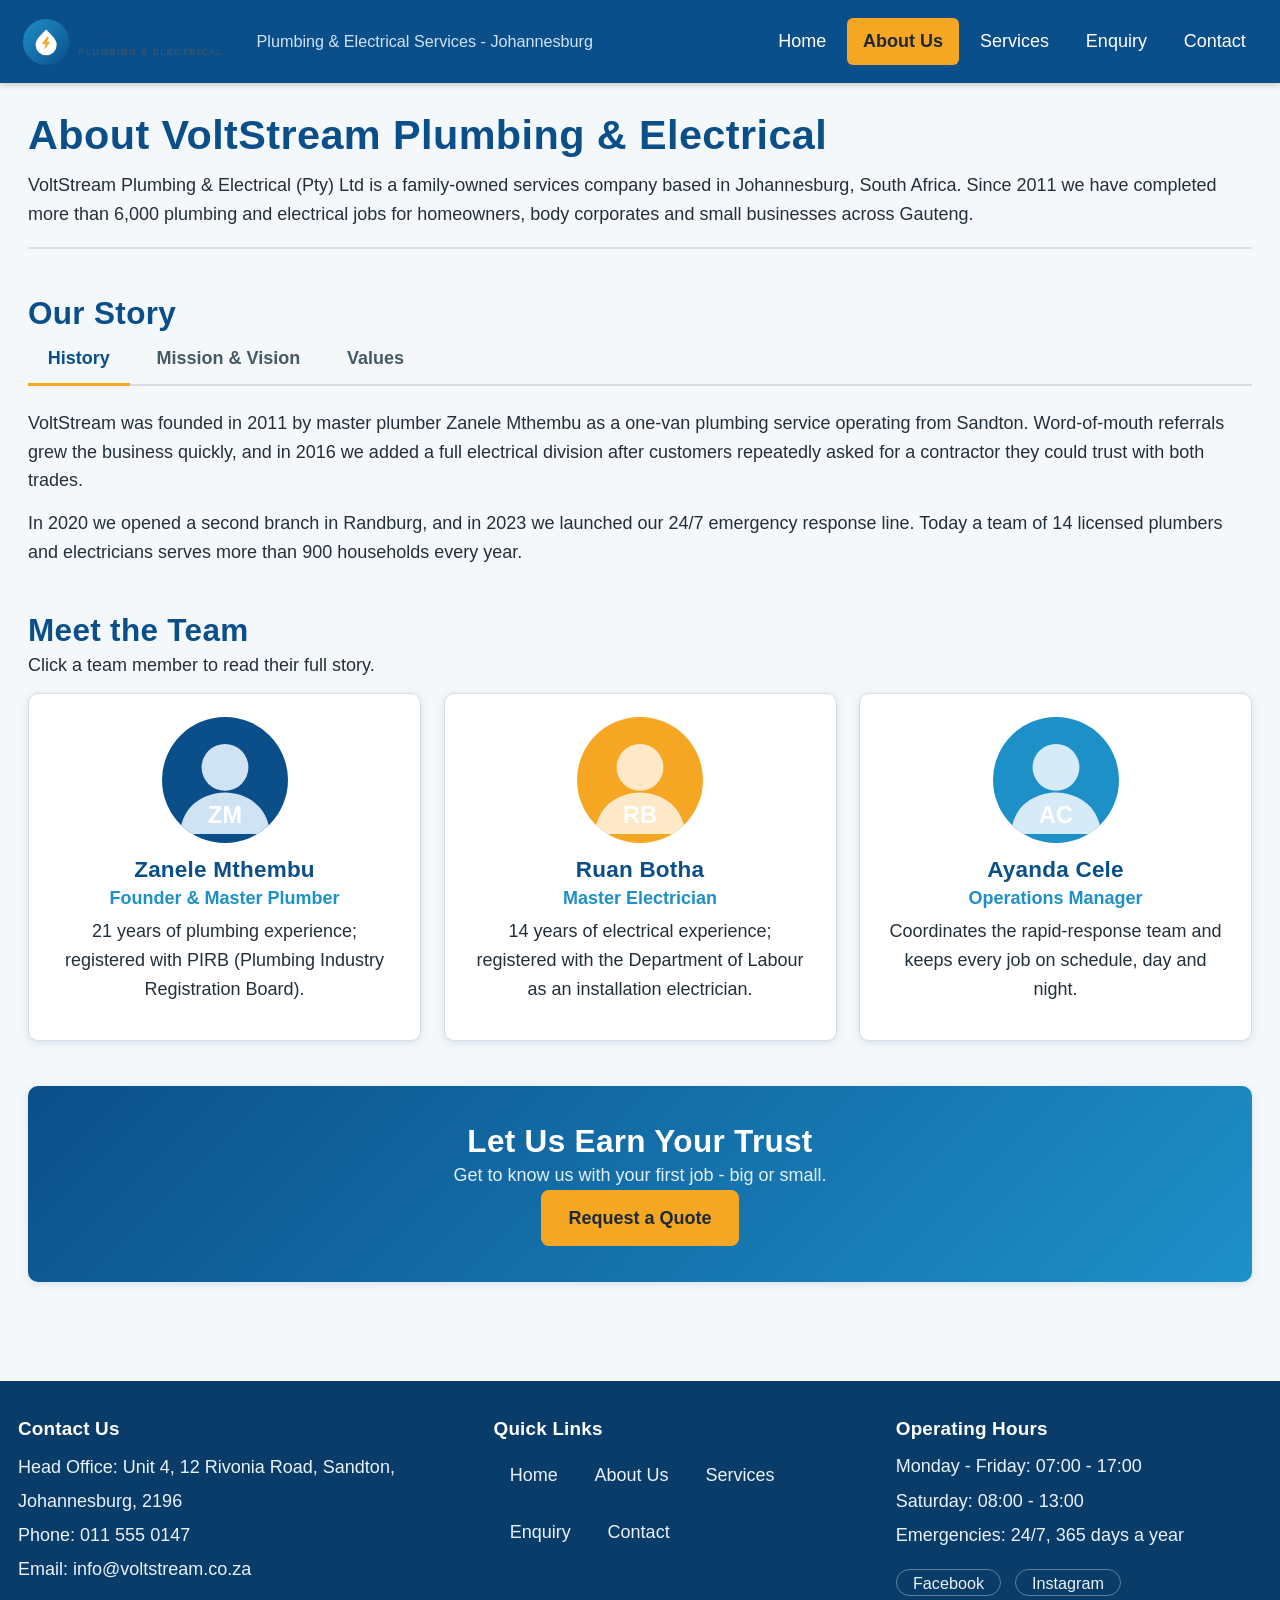
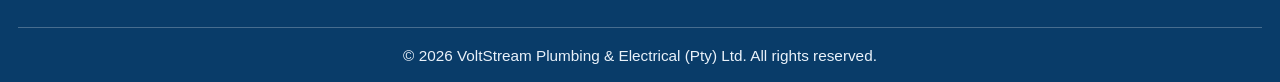
<file: about.html>
<!DOCTYPE html>
<!--
  ============================================================
  VoltStream Plumbing & Electrical - About Us page (about.html)
  WEDE5020 Portfolio of Evidence - Parts 1 to 3
  ------------------------------------------------------------
  Page purpose:
  Tells the story of the business through tabs (history,
  mission and vision, values) and introduces the team with
  clickable cards that open a modal with the full bio.
  ============================================================
-->
<html lang="en">
  <head>
    <meta charset="UTF-8">
    <meta name="viewport" content="width=device-width, initial-scale=1.0">
    <meta name="description" content="Learn about VoltStream Plumbing &amp; Electrical - our history, mission, vision, values and the qualified team behind Johannesburg's trusted plumbing and electrical service.">
    <meta name="author" content="VoltStream Plumbing &amp; Electrical">
    <meta name="theme-color" content="#0b4f8a">
    <title>About Us | VoltStream Plumbing &amp; Electrical</title>
    <link rel="canonical" href="https://basimakhtar.github.io/WEDE5020-PoE/about.html">
    <meta property="og:title" content="About Us | VoltStream Plumbing &amp; Electrical">
    <meta property="og:description" content="The story, values and team behind Johannesburg's 24/7 plumbing and electrical service.">
    <meta property="og:url" content="https://basimakhtar.github.io/WEDE5020-PoE/about.html">
    <meta name="twitter:card" content="summary">
    <link rel="stylesheet" href="css/styles.css">
    <link rel="icon" type="image/svg+xml" href="images/logo.svg">
    <script defer src="js/data.js"></script>
    <script defer src="js/main.js"></script>
  </head>

  <body>
    <!-- ===================== HEADER / NAVIGATION ===================== -->
    <header>
      <a href="index.html" aria-label="VoltStream Plumbing and Electrical - home">
        <img src="images/logo.svg" alt="VoltStream Plumbing and Electrical logo" width="280" height="70">
      </a>
      <p>Plumbing &amp; Electrical Services - Johannesburg</p>

      <nav aria-label="Main navigation">
        <ul>
          <li><a href="index.html">Home</a></li>
          <li><a href="about.html" aria-current="page">About Us</a></li>
          <li><a href="services.html">Services</a></li>
          <li><a href="enquiry.html">Enquiry</a></li>
          <li><a href="contact.html">Contact</a></li>
        </ul>
      </nav>
    </header>

    <main>
      <!-- Page introduction -->
      <section aria-labelledby="about-heading">
        <h1 id="about-heading">About VoltStream Plumbing &amp; Electrical</h1>
        <p>
          VoltStream Plumbing &amp; Electrical (Pty) Ltd is a family-owned services company
          based in Johannesburg, South Africa. Since 2011 we have completed more than
          6,000 plumbing and electrical jobs for homeowners, body corporates and small
          businesses across Gauteng.
        </p>
      </section>

      <!-- Company story in tabs: history, mission and vision, values -->
      <section aria-labelledby="story-heading">
        <h2 id="story-heading">Our Story</h2>
        <div class="tabs">
          <div class="tab-list" role="tablist" aria-label="About VoltStream">
            <button type="button" role="tab" id="tab-history" aria-controls="panel-history">History</button>
            <button type="button" role="tab" id="tab-mission" aria-controls="panel-mission">Mission &amp; Vision</button>
            <button type="button" role="tab" id="tab-values" aria-controls="panel-values">Values</button>
          </div>

          <div role="tabpanel" id="panel-history" aria-labelledby="tab-history">
            <p>
              VoltStream was founded in 2011 by master plumber Zanele Mthembu as a one-van
              plumbing service operating from Sandton. Word-of-mouth referrals grew the
              business quickly, and in 2016 we added a full electrical division after
              customers repeatedly asked for a contractor they could trust with both trades.
            </p>
            <p>
              In 2020 we opened a second branch in Randburg, and in 2023 we launched our
              24/7 emergency response line. Today a team of 14 licensed plumbers and
              electricians serves more than 900 households every year.
            </p>
          </div>

          <div role="tabpanel" id="panel-mission" aria-labelledby="tab-mission">
            <h3>Our Mission</h3>
            <p>
              To keep South African homes and businesses safe, powered and flowing by
              delivering dependable plumbing and electrical services with honesty, speed
              and transparent pricing.
            </p>
            <h3>Our Vision</h3>
            <p>
              To become Gauteng's most trusted plumbing and electrical services provider -
              the first number people save for every water or power emergency.
            </p>
          </div>

          <div role="tabpanel" id="panel-values" aria-labelledby="tab-values">
            <ul>
              <li><strong>Safety first:</strong> Every job complies with South African building and wiring regulations.</li>
              <li><strong>Honesty:</strong> We quote before we work and never invent problems to inflate the bill.</li>
              <li><strong>Respect:</strong> We treat your home like our own - dust sheets down, shoes off, mess cleaned.</li>
              <li><strong>Craftsmanship:</strong> We are registered artisans who take pride in work that lasts.</li>
            </ul>
          </div>
        </div>
      </section>

      <!-- Team members: clicking a card opens a modal with the full bio -->
      <section aria-labelledby="team-heading" class="team">
        <h2 id="team-heading">Meet the Team</h2>
        <p>Click a team member to read their full story.</p>
        <ul>
          <li>
            <button type="button" data-bio="zanele" aria-haspopup="dialog">
              <img src="images/team-zanele.svg" alt="Avatar of Zanele Mthembu" width="140" height="140">
              <h3>Zanele Mthembu</h3>
              <p>Founder &amp; Master Plumber</p>
              <p>21 years of plumbing experience; registered with PIRB (Plumbing Industry Registration Board).</p>
            </button>
          </li>
          <li>
            <button type="button" data-bio="ruan" aria-haspopup="dialog">
              <img src="images/team-ruan.svg" alt="Avatar of Ruan Botha" width="140" height="140">
              <h3>Ruan Botha</h3>
              <p>Master Electrician</p>
              <p>14 years of electrical experience; registered with the Department of Labour as an installation electrician.</p>
            </button>
          </li>
          <li>
            <button type="button" data-bio="ayanda" aria-haspopup="dialog">
              <img src="images/team-ayanda.svg" alt="Avatar of Ayanda Cele" width="140" height="140">
              <h3>Ayanda Cele</h3>
              <p>Operations Manager</p>
              <p>Coordinates the rapid-response team and keeps every job on schedule, day and night.</p>
            </button>
          </li>
        </ul>
      </section>

      <!-- Team bio modal: filled by js/main.js -->
      <div id="bio-modal" class="modal" role="dialog" aria-modal="true" aria-labelledby="bio-name" hidden>
        <div class="modal-card">
          <h3 id="bio-name"></h3>
          <p id="bio-role" class="modal-role"></p>
          <p id="bio-text"></p>
          <p id="bio-detail" class="modal-detail"></p>
          <button type="button" id="bio-close" class="btn">Close</button>
        </div>
      </div>

      <!-- Call to action -->
      <section aria-labelledby="about-cta-heading" class="cta">
        <h2 id="about-cta-heading">Let Us Earn Your Trust</h2>
        <p>Get to know us with your first job - big or small.</p>
        <a href="enquiry.html" class="btn">Request a Quote</a>
      </section>
    </main>

    <!-- ===================== FOOTER ===================== -->
    <footer>
      <section aria-labelledby="footer-contact">
        <h2 id="footer-contact">Contact Us</h2>
        <address>
          Head Office: Unit 4, 12 Rivonia Road, Sandton, Johannesburg, 2196<br>
          Phone: <a href="tel:+27115550147">011 555 0147</a><br>
          Email: <a href="mailto:info@voltstream.co.za">info@voltstream.co.za</a>
        </address>
      </section>

      <nav aria-label="Footer navigation">
        <h2>Quick Links</h2>
        <ul>
          <li><a href="index.html">Home</a></li>
          <li><a href="about.html">About Us</a></li>
          <li><a href="services.html">Services</a></li>
          <li><a href="enquiry.html">Enquiry</a></li>
          <li><a href="contact.html">Contact</a></li>
        </ul>
      </nav>

      <section aria-labelledby="footer-hours">
        <h2 id="footer-hours">Operating Hours</h2>
        <ul>
          <li>Monday - Friday: 07:00 - 17:00</li>
          <li>Saturday: 08:00 - 13:00</li>
          <li>Emergencies: 24/7, 365 days a year</li>
        </ul>
        <ul class="social-links">
          <li><a href="https://facebook.com" target="_blank" rel="noopener noreferrer">Facebook</a></li>
          <li><a href="https://instagram.com" target="_blank" rel="noopener noreferrer">Instagram</a></li>
        </ul>
      </section>

      <p>&copy; 2026 VoltStream Plumbing &amp; Electrical (Pty) Ltd. All rights reserved.</p>
    </footer>
  </body>
</html>
</file>
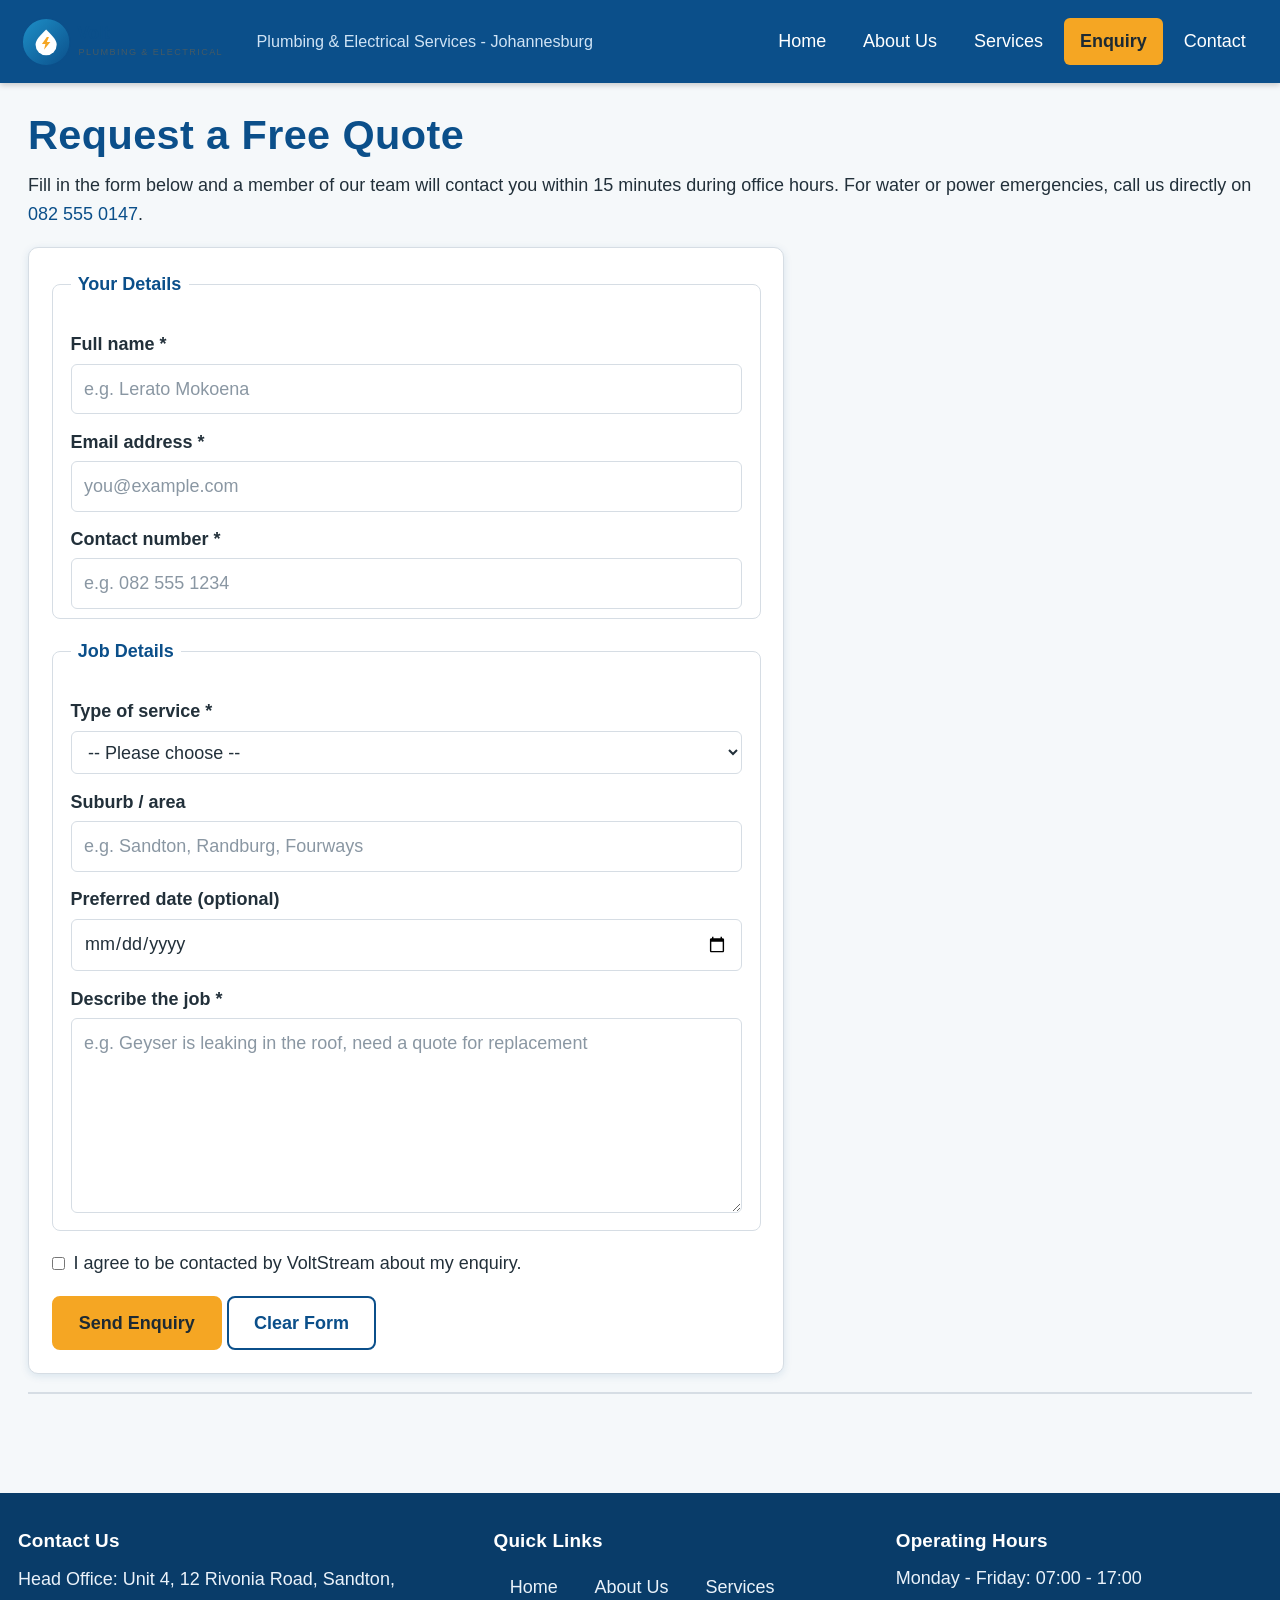
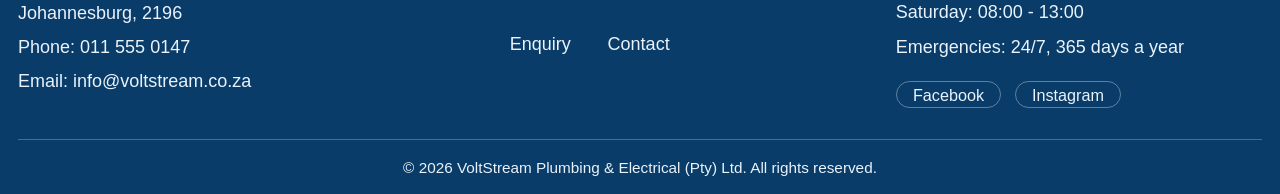
<file: enquiry.html>
<!DOCTYPE html>
<!--
  ============================================================
  VoltStream Plumbing & Electrical - Enquiry page (enquiry.html)
  WEDE5020 Portfolio of Evidence - Parts 1 to 3
  ------------------------------------------------------------
  Page purpose:
  Quote request form. js/main.js validates every field (name,
  email, South African phone number, service type, date and
  message length), then submits the request with fetch() to
  js/quotes.json and shows the visitor an estimate and an
  availability note without reloading the page.
  ============================================================
-->
<html lang="en">
  <head>
    <meta charset="UTF-8">
    <meta name="viewport" content="width=device-width, initial-scale=1.0">
    <meta name="description" content="Request a free quote from VoltStream Plumbing &amp; Electrical. Tell us about your plumbing or electrical job and we will call you back within 15 minutes during office hours.">
    <meta name="author" content="VoltStream Plumbing &amp; Electrical">
    <meta name="theme-color" content="#0b4f8a">
    <title>Request a Quote | VoltStream Plumbing &amp; Electrical</title>
    <link rel="canonical" href="https://basimakhtar.github.io/WEDE5020-PoE/enquiry.html">
    <meta property="og:title" content="Request a Quote | VoltStream Plumbing &amp; Electrical">
    <meta property="og:description" content="Free, fixed quotes for plumbing and electrical work in Johannesburg - we call back within 15 minutes.">
    <meta property="og:url" content="https://basimakhtar.github.io/WEDE5020-PoE/enquiry.html">
    <meta name="twitter:card" content="summary">
    <link rel="stylesheet" href="css/styles.css">
    <link rel="icon" type="image/svg+xml" href="images/logo.svg">
    <script defer src="js/data.js"></script>
    <script defer src="js/main.js"></script>
  </head>

  <body>
    <!-- ===================== HEADER / NAVIGATION ===================== -->
    <header>
      <a href="index.html" aria-label="VoltStream Plumbing and Electrical - home">
        <img src="images/logo.svg" alt="VoltStream Plumbing and Electrical logo" width="280" height="70">
      </a>
      <p>Plumbing &amp; Electrical Services - Johannesburg</p>

      <nav aria-label="Main navigation">
        <ul>
          <li><a href="index.html">Home</a></li>
          <li><a href="about.html">About Us</a></li>
          <li><a href="services.html">Services</a></li>
          <li><a href="enquiry.html" aria-current="page">Enquiry</a></li>
          <li><a href="contact.html">Contact</a></li>
        </ul>
      </nav>
    </header>

    <main>
      <section aria-labelledby="enquiry-heading">
        <h1 id="enquiry-heading">Request a Free Quote</h1>
        <p>
          Fill in the form below and a member of our team will contact you within
          15 minutes during office hours. For water or power emergencies, call us
          directly on <a href="tel:+27825550147">082 555 0147</a>.
        </p>

        <!--
          Quote enquiry form. novalidate switches off the browser's
          built-in bubbles so js/main.js can show its own messages
          next to each field; the HTML5 attributes stay in place for
          screen readers and progressive enhancement. The action
          points at the pricing endpoint the AJAX call reads; the
          JavaScript handler intercepts the submit so the page never
          actually navigates.
        -->
        <form id="enquiry-form" action="js/quotes.json" method="post" novalidate>
          <fieldset>
            <legend>Your Details</legend>

            <label for="full-name">Full name *</label>
            <input type="text" id="full-name" name="full-name" placeholder="e.g. Lerato Mokoena" required>

            <label for="email">Email address *</label>
            <input type="email" id="email" name="email" placeholder="you@example.com" required>

            <label for="phone">Contact number *</label>
            <input type="tel" id="phone" name="phone" placeholder="e.g. 082 555 1234" required>
          </fieldset>

          <fieldset>
            <legend>Job Details</legend>

            <label for="service-type">Type of service *</label>
            <select id="service-type" name="service-type" required>
              <option value="">-- Please choose --</option>
              <option value="plumbing">Plumbing</option>
              <option value="electrical">Electrical</option>
              <option value="emergency">24/7 Emergency</option>
              <option value="maintenance">Maintenance Plan</option>
              <option value="other">Other / Not sure</option>
            </select>

            <label for="area">Suburb / area</label>
            <input type="text" id="area" name="area" placeholder="e.g. Sandton, Randburg, Fourways">

            <label for="preferred-date">Preferred date (optional)</label>
            <input type="date" id="preferred-date" name="preferred-date">

            <label for="message">Describe the job *</label>
            <textarea id="message" name="message" rows="6" placeholder="e.g. Geyser is leaking in the roof, need a quote for replacement" required></textarea>
          </fieldset>

          <label for="consent" class="consent">
            <input type="checkbox" id="consent" name="consent" required>
            I agree to be contacted by VoltStream about my enquiry.
          </label>

          <button type="submit">Send Enquiry</button>
          <button type="reset">Clear Form</button>
        </form>

        <!-- Quote response: filled in by js/main.js after the AJAX call -->
        <div id="quote-result" class="quote-result" role="status" hidden>
          <h2>Thanks, <span id="result-name"></span></h2>
          <p>
            Your request for <strong id="result-service"></strong> has been received.
            A technician will confirm the details with you shortly.
          </p>
          <p>Estimated cost: <strong id="result-estimate"></strong></p>
          <p>Availability: <strong id="result-lead"></strong> for <span id="result-area"></span>.</p>
          <p>If it is urgent, call the 24/7 line now on <a href="tel:+27825550147">082 555 0147</a>.</p>
        </div>
      </section>
    </main>

    <!-- ===================== FOOTER ===================== -->
    <footer>
      <section aria-labelledby="footer-contact">
        <h2 id="footer-contact">Contact Us</h2>
        <address>
          Head Office: Unit 4, 12 Rivonia Road, Sandton, Johannesburg, 2196<br>
          Phone: <a href="tel:+27115550147">011 555 0147</a><br>
          Email: <a href="mailto:info@voltstream.co.za">info@voltstream.co.za</a>
        </address>
      </section>

      <nav aria-label="Footer navigation">
        <h2>Quick Links</h2>
        <ul>
          <li><a href="index.html">Home</a></li>
          <li><a href="about.html">About Us</a></li>
          <li><a href="services.html">Services</a></li>
          <li><a href="enquiry.html">Enquiry</a></li>
          <li><a href="contact.html">Contact</a></li>
        </ul>
      </nav>

      <section aria-labelledby="footer-hours">
        <h2 id="footer-hours">Operating Hours</h2>
        <ul>
          <li>Monday - Friday: 07:00 - 17:00</li>
          <li>Saturday: 08:00 - 13:00</li>
          <li>Emergencies: 24/7, 365 days a year</li>
        </ul>
        <ul class="social-links">
          <li><a href="https://facebook.com" target="_blank" rel="noopener noreferrer">Facebook</a></li>
          <li><a href="https://instagram.com" target="_blank" rel="noopener noreferrer">Instagram</a></li>
        </ul>
      </section>

      <p>&copy; 2026 VoltStream Plumbing &amp; Electrical (Pty) Ltd. All rights reserved.</p>
    </footer>
  </body>
</html>
</file>
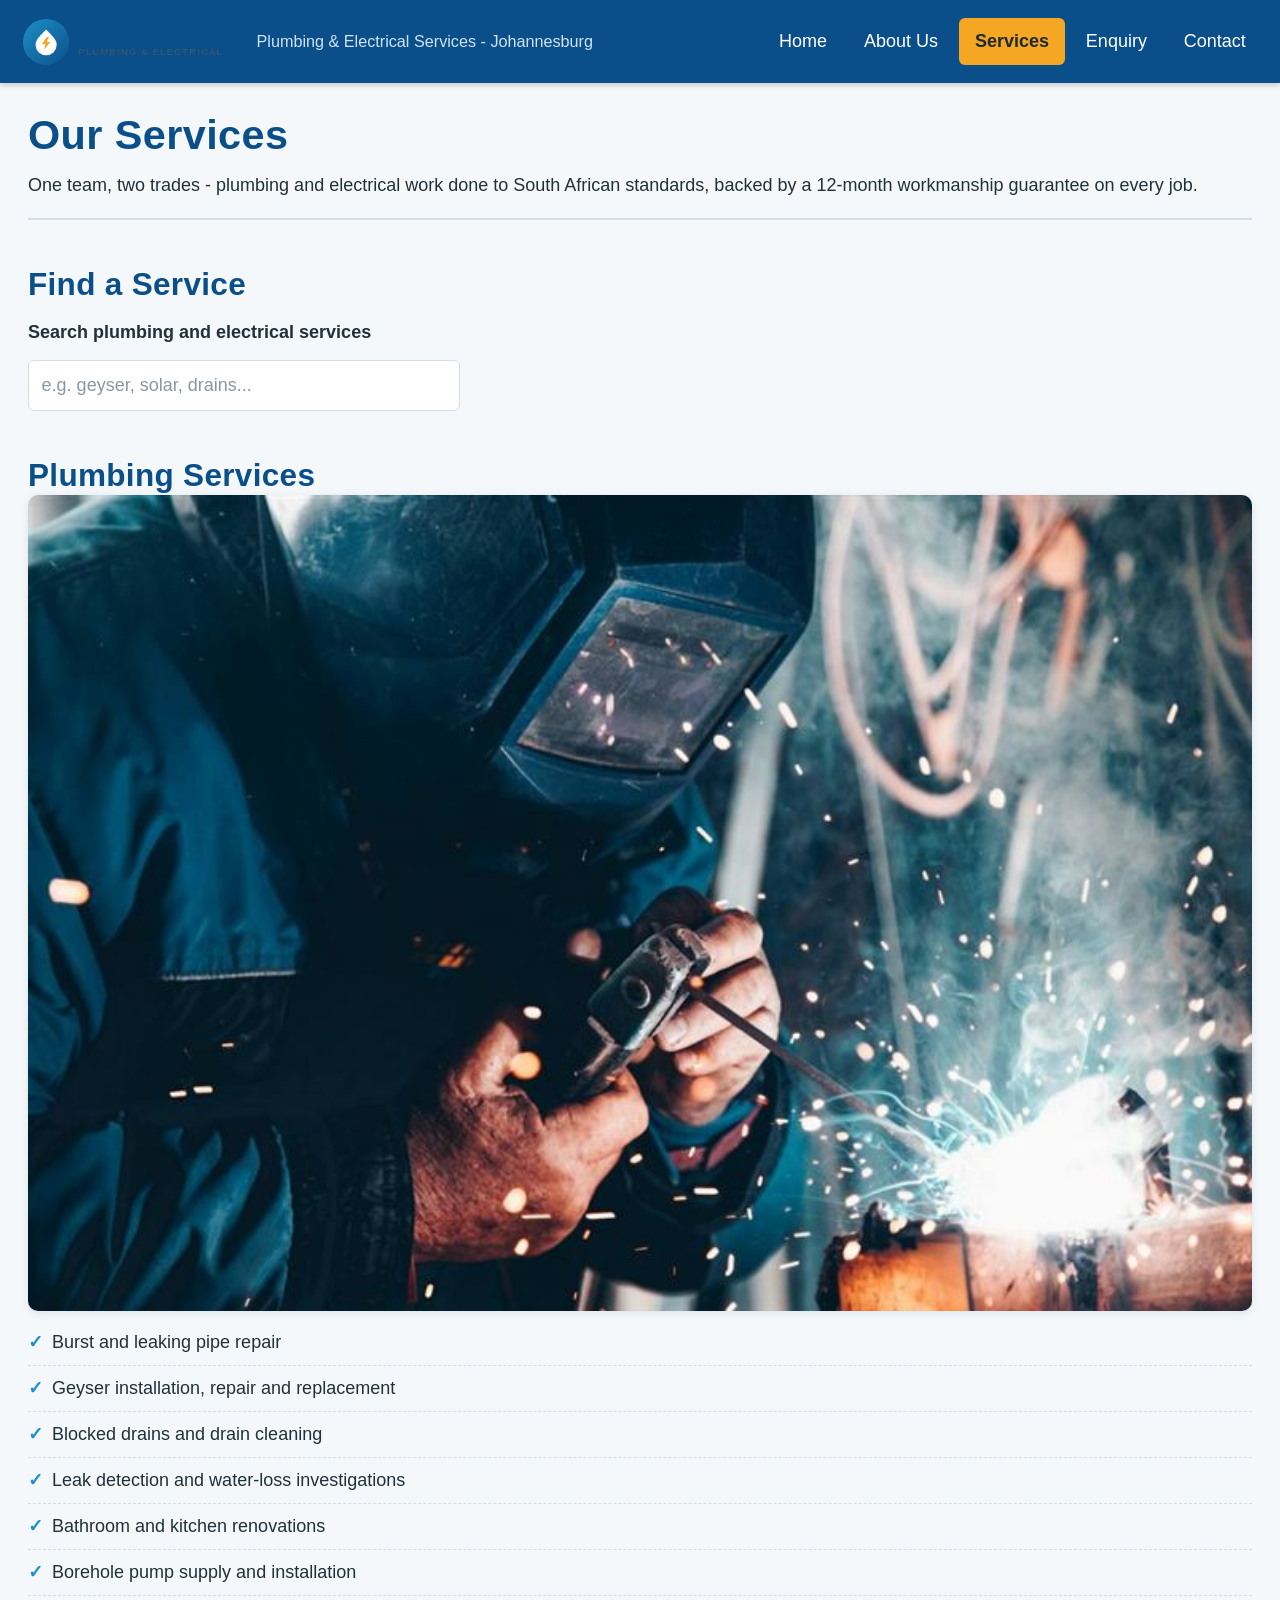
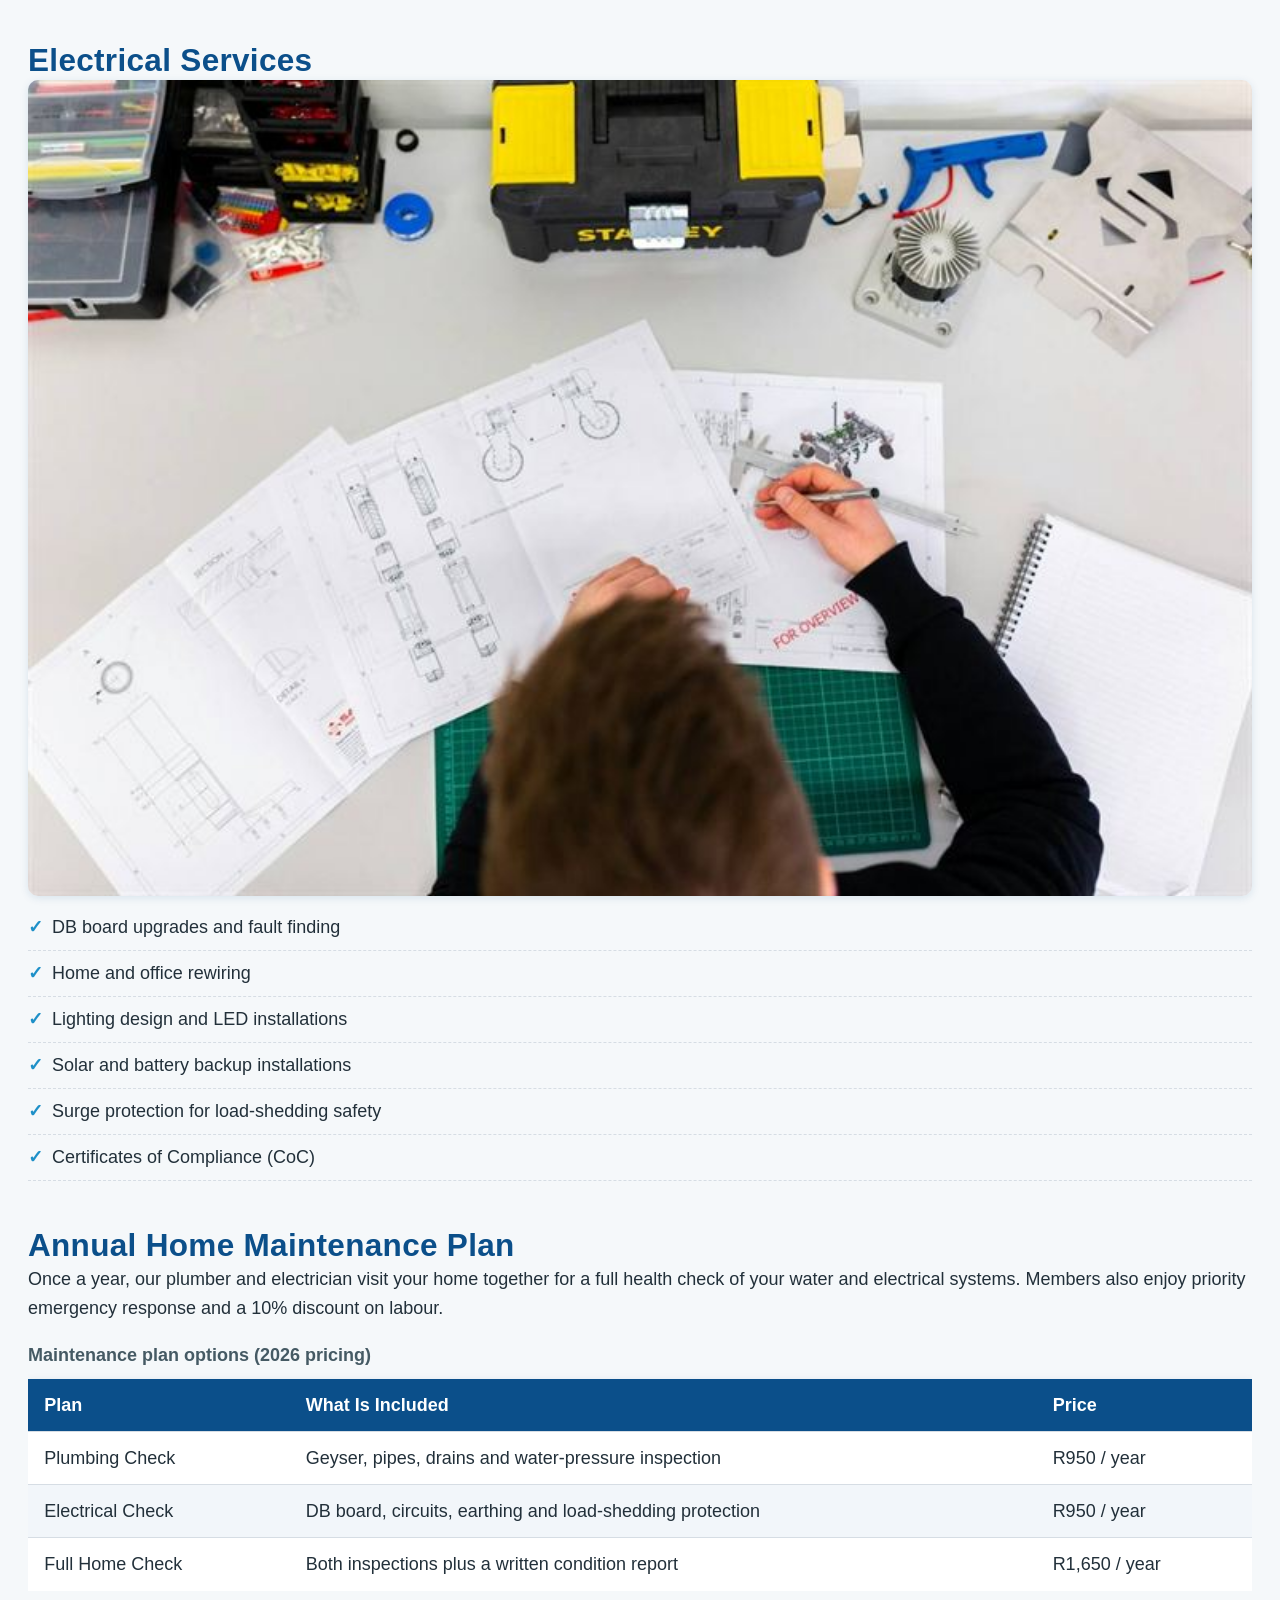
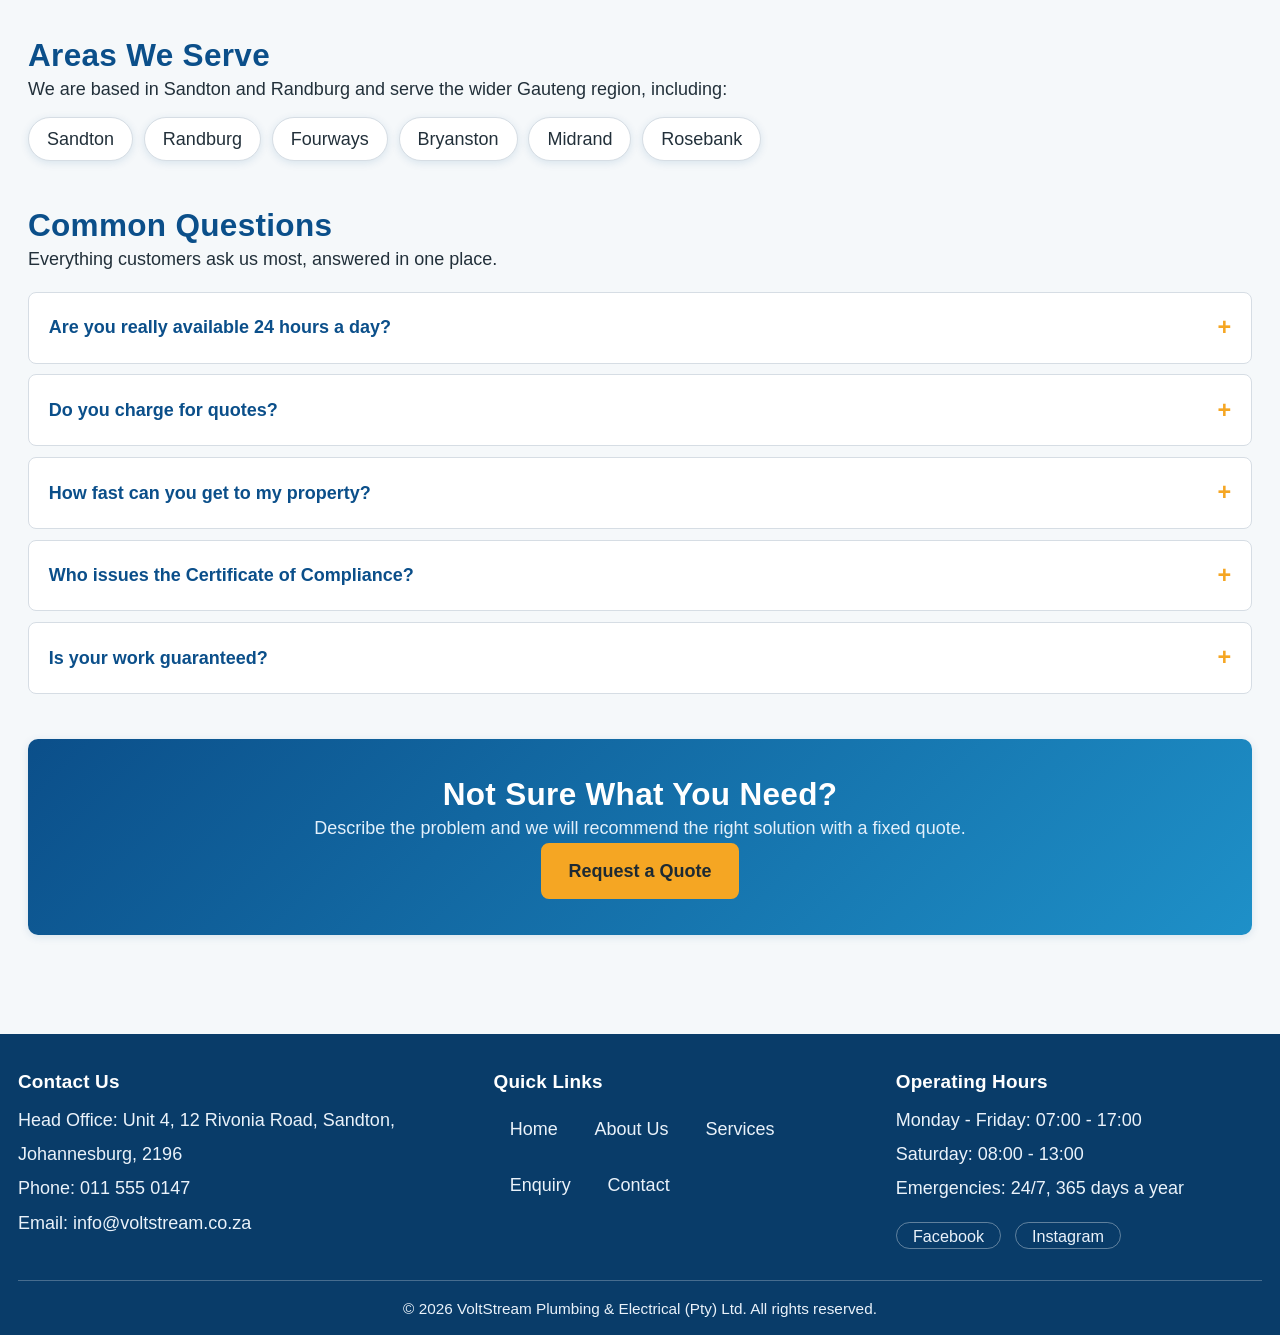
<file: services.html>
<!DOCTYPE html>
<!--
  ============================================================
  VoltStream Plumbing & Electrical - Services page (services.html)
  WEDE5020 Portfolio of Evidence - Parts 1 to 3
  ------------------------------------------------------------
  Page purpose:
  Lists the full plumbing and electrical services offered,
  the maintenance plan, the areas we serve, a live search
  filter over the service lists, an FAQ accordion and a
  call to action to request a quote.
  ============================================================
-->
<html lang="en">
  <head>
    <meta charset="UTF-8">
    <meta name="viewport" content="width=device-width, initial-scale=1.0">
    <meta name="description" content="VoltStream's full range of plumbing and electrical services in Johannesburg: burst pipes, geysers, blocked drains, DB boards, rewiring, solar backup and 24/7 emergencies.">
    <meta name="author" content="VoltStream Plumbing &amp; Electrical">
    <meta name="theme-color" content="#0b4f8a">
    <title>Our Services | VoltStream Plumbing &amp; Electrical</title>
    <link rel="canonical" href="https://basimakhtar.github.io/WEDE5020-PoE/services.html">
    <meta property="og:title" content="Our Services | VoltStream Plumbing &amp; Electrical">
    <meta property="og:description" content="Plumbing, electrical and 24/7 emergency services in Johannesburg, with a 12-month guarantee.">
    <meta property="og:url" content="https://basimakhtar.github.io/WEDE5020-PoE/services.html">
    <meta name="twitter:card" content="summary">
    <link rel="stylesheet" href="css/styles.css">
    <link rel="icon" type="image/svg+xml" href="images/logo.svg">
    <script defer src="js/data.js"></script>
    <script defer src="js/main.js"></script>
  </head>

  <body>
    <!-- ===================== HEADER / NAVIGATION ===================== -->
    <header>
      <a href="index.html" aria-label="VoltStream Plumbing and Electrical - home">
        <img src="images/logo.svg" alt="VoltStream Plumbing and Electrical logo" width="280" height="70">
      </a>
      <p>Plumbing &amp; Electrical Services - Johannesburg</p>

      <nav aria-label="Main navigation">
        <ul>
          <li><a href="index.html">Home</a></li>
          <li><a href="about.html">About Us</a></li>
          <li><a href="services.html" aria-current="page">Services</a></li>
          <li><a href="enquiry.html">Enquiry</a></li>
          <li><a href="contact.html">Contact</a></li>
        </ul>
      </nav>
    </header>

    <main>
      <!-- Page introduction -->
      <section aria-labelledby="services-heading">
        <h1 id="services-heading">Our Services</h1>
        <p>
          One team, two trades - plumbing and electrical work done to South African
          standards, backed by a 12-month workmanship guarantee on every job.
        </p>
      </section>

      <!-- Live search filter over both service lists -->
      <section aria-labelledby="search-heading">
        <h2 id="search-heading">Find a Service</h2>
        <label for="service-search">Search plumbing and electrical services</label>
        <input type="search" id="service-search" placeholder="e.g. geyser, solar, drains...">
        <p id="no-results" hidden>No services match that search. Try a different word.</p>
      </section>

      <!-- Plumbing services -->
      <section aria-labelledby="plumbing-heading" class="split service-group">
        <h2 id="plumbing-heading">Plumbing Services</h2>
        <img src="images/pipes-industrial-480.jpg"
             srcset="images/pipes-industrial-480.jpg 480w, images/pipes-industrial-768.jpg 768w, images/pipes-industrial.jpg 1400w"
             sizes="(min-width: 40em) 45vw, 100vw"
             alt="Industrial copper water pipes in a plant room" width="480" height="320" loading="lazy">
        <ul class="service-items">
          <li>Burst and leaking pipe repair</li>
          <li>Geyser installation, repair and replacement</li>
          <li>Blocked drains and drain cleaning</li>
          <li>Leak detection and water-loss investigations</li>
          <li>Bathroom and kitchen renovations</li>
          <li>Borehole pump supply and installation</li>
        </ul>
      </section>

      <!-- Electrical services -->
      <section aria-labelledby="electrical-heading" class="split service-group">
        <h2 id="electrical-heading">Electrical Services</h2>
        <img src="images/electrician-panel-480.jpg"
             srcset="images/electrician-panel-480.jpg 480w, images/electrician-panel-768.jpg 768w, images/electrician-panel.jpg 1400w"
             sizes="(min-width: 40em) 45vw, 100vw"
             alt="Electrician testing a residential electrical panel" width="480" height="320" loading="lazy">
        <ul class="service-items">
          <li>DB board upgrades and fault finding</li>
          <li>Home and office rewiring</li>
          <li>Lighting design and LED installations</li>
          <li>Solar and battery backup installations</li>
          <li>Surge protection for load-shedding safety</li>
          <li>Certificates of Compliance (CoC)</li>
        </ul>
      </section>

      <!-- Maintenance plan -->
      <section aria-labelledby="maintenance-heading">
        <h2 id="maintenance-heading">Annual Home Maintenance Plan</h2>
        <p>
          Once a year, our plumber and electrician visit your home together for a full
          health check of your water and electrical systems. Members also enjoy priority
          emergency response and a 10% discount on labour.
        </p>
        <div class="table-scroll">
        <table>
          <caption>Maintenance plan options (2026 pricing)</caption>
          <thead>
            <tr>
              <th scope="col">Plan</th>
              <th scope="col">What Is Included</th>
              <th scope="col">Price</th>
            </tr>
          </thead>
          <tbody>
            <tr>
              <td>Plumbing Check</td>
              <td>Geyser, pipes, drains and water-pressure inspection</td>
              <td>R950 / year</td>
            </tr>
            <tr>
              <td>Electrical Check</td>
              <td>DB board, circuits, earthing and load-shedding protection</td>
              <td>R950 / year</td>
            </tr>
            <tr>
              <td>Full Home Check</td>
              <td>Both inspections plus a written condition report</td>
              <td>R1,650 / year</td>
            </tr>
          </tbody>
        </table>
        </div>
      </section>

      <!-- Service area -->
      <section aria-labelledby="area-heading" class="chips">
        <h2 id="area-heading">Areas We Serve</h2>
        <p>We are based in Sandton and Randburg and serve the wider Gauteng region, including:</p>
        <ul>
          <li>Sandton</li>
          <li>Randburg</li>
          <li>Fourways</li>
          <li>Bryanston</li>
          <li>Midrand</li>
          <li>Rosebank</li>
        </ul>
      </section>

      <!-- FAQ accordion: built from js/data.js, one question open at a time -->
      <section aria-labelledby="faq-heading">
        <h2 id="faq-heading">Common Questions</h2>
        <p>Everything customers ask us most, answered in one place.</p>
        <div class="faq-list"></div>
      </section>

      <!-- Call to action -->
      <section aria-labelledby="services-cta-heading" class="cta">
        <h2 id="services-cta-heading">Not Sure What You Need?</h2>
        <p>Describe the problem and we will recommend the right solution with a fixed quote.</p>
        <a href="enquiry.html" class="btn">Request a Quote</a>
      </section>
    </main>

    <!-- ===================== FOOTER ===================== -->
    <footer>
      <section aria-labelledby="footer-contact">
        <h2 id="footer-contact">Contact Us</h2>
        <address>
          Head Office: Unit 4, 12 Rivonia Road, Sandton, Johannesburg, 2196<br>
          Phone: <a href="tel:+27115550147">011 555 0147</a><br>
          Email: <a href="mailto:info@voltstream.co.za">info@voltstream.co.za</a>
        </address>
      </section>

      <nav aria-label="Footer navigation">
        <h2>Quick Links</h2>
        <ul>
          <li><a href="index.html">Home</a></li>
          <li><a href="about.html">About Us</a></li>
          <li><a href="services.html">Services</a></li>
          <li><a href="enquiry.html">Enquiry</a></li>
          <li><a href="contact.html">Contact</a></li>
        </ul>
      </nav>

      <section aria-labelledby="footer-hours">
        <h2 id="footer-hours">Operating Hours</h2>
        <ul>
          <li>Monday - Friday: 07:00 - 17:00</li>
          <li>Saturday: 08:00 - 13:00</li>
          <li>Emergencies: 24/7, 365 days a year</li>
        </ul>
        <ul class="social-links">
          <li><a href="https://facebook.com" target="_blank" rel="noopener noreferrer">Facebook</a></li>
          <li><a href="https://instagram.com" target="_blank" rel="noopener noreferrer">Instagram</a></li>
        </ul>
      </section>

      <p>&copy; 2026 VoltStream Plumbing &amp; Electrical (Pty) Ltd. All rights reserved.</p>
    </footer>
  </body>
</html>
</file>
<file: css/styles.css>
/* ============================================================
   VoltStream Plumbing and Electrical - main stylesheet
   WEDE5020 PoE - Part 2 (CSS styling and responsive design)

   Contents:
   1.  CSS reset
   2.  Design variables
   3.  Base and typography
   4.  Header and navigation
   5.  Page intro
   6.  Hero section (home)
   7.  Buttons
   8.  Service cards (home)
   9.  Split sections (image next to text)
   10. Testimonials
   11. Call-to-action banner
   12. Team section (about)
   13. Area chips (services)
   14. Tables (services pricing)
   15. Branches and maps (contact)
   16. Contact details (contact)
   17. Forms (enquiry and contact)
   18. Footer

   The layout is mobile-first: a single column by default,
   two columns from 40em (tablet) and wider columns from
   64em (desktop). Colours come from the company logo.
   ============================================================ */

/* ---------- 1. CSS reset: same starting point in every browser ---------- */

*, *::before, *::after {
  box-sizing: border-box;
  margin: 0;
  padding: 0;
}

/* elements marked hidden must stay hidden even when another rule
   gives them a display value (the lightbox and modal are flex) */
[hidden] {
  display: none !important;
}

html {
  -webkit-text-size-adjust: 100%;
  scroll-behavior: smooth;
  font-size: 100%;                /* phone size; scaled up in the media queries below */
}

img, svg, video, iframe {
  display: block;
  max-width: 100%;
}

ul, ol {
  list-style: none;
}

a {
  text-decoration: none;
  color: inherit;
}

button, input, select, textarea {
  font: inherit;
  color: inherit;
}

/* ---------- 2. Design variables: the brand colours from the logo ---------- */

:root {
  --blue: #0b4f8a;          /* deep trust blue from the logo wordmark */
  --blue-dark: #093c69;     /* darker blue for the footer */
  --sky: #1e90c8;           /* electric blue from the logo badge */
  --amber: #f5a623;         /* accent orange from the logo bolt */
  --amber-dark: #d78a00;    /* hover state for amber buttons */
  --ink: #22303a;           /* main text colour */
  --slate: #455a64;         /* secondary text from the logo tagline */
  --line: #d6dde4;          /* borders and dividers */
  --paper: #f5f8fa;         /* page background */
  --white: #ffffff;
  --shadow: 0 2px 8px rgba(11, 79, 138, 0.12);
  --shadow-hover: 0 8px 20px rgba(11, 79, 138, 0.2);
  --radius: 10px;
}

/* ---------- 3. Base and typography: set once, inherited everywhere ---------- */

body {
  font-family: "Segoe UI", Roboto, "Helvetica Neue", Arial, sans-serif;
  font-size: 1rem;                 /* relative to the browser default */
  line-height: 1.6;
  color: var(--ink);
  background: var(--paper);
}

h1, h2, h3 {
  color: var(--blue);
  line-height: 1.25;
  font-weight: 700;
  letter-spacing: 0.01em;          /* a touch of air between letters */
}

h1 { font-size: clamp(1.6rem, 4vw, 2.3rem); }
h2 { font-size: clamp(1.3rem, 3vw, 1.75rem); }
h3 { font-size: clamp(1.05rem, 2.5vw, 1.25rem); }

p {
  margin-bottom: 0.75rem;
}

a {
  color: var(--blue);
}

a:hover {
  color: var(--sky);
  text-decoration: underline;
}

strong {
  color: var(--blue);
}

/* highlighted text picks up the brand orange (Part 3, more pseudo-classes) */
::selection {
  background: var(--amber);
  color: #1d2a33;
}

/* placeholder text stays quiet so it cannot be mistaken for real input */
::placeholder {
  color: #8a97a3;
  opacity: 1;                     /* Firefox dims placeholders by default */
}

main {
  max-width: 70rem;
  margin-inline: auto;
  padding: 1.5rem 1rem 3rem;
}

main > section {
  margin-bottom: 2.5rem;
}

/* Keyboard users get a clear amber ring on every focusable element */
:focus-visible {
  outline: 3px solid var(--amber);
  outline-offset: 2px;
}

/* Respect users who prefer less movement */
@media (prefers-reduced-motion: reduce) {
  *, *::before, *::after {
    transition: none !important;
    animation: none !important;
  }
}

/* ---------- 4. Header and navigation ---------- */

header {
  position: sticky;
  top: 0;
  z-index: 20;
  background: var(--blue);
  color: var(--white);
  padding: 0.75rem 1rem;
  display: flex;
  flex-wrap: wrap;
  align-items: center;
  gap: 0.25rem 0.75rem;
  box-shadow: 0 2px 6px rgba(0, 0, 0, 0.2);
}

header a[aria-label] {
  line-height: 0;                /* removes the gap under the logo */
}

header a[aria-label] img {
  width: 12.5rem;                /* logo scales down from its 280px size */
  height: auto;
}

header p {
  margin: 0;
  font-size: 0.9rem;
  color: #cfe3f5;
}

header nav {
  flex-basis: 100%;              /* drops onto its own row on small phones */
}

nav ul {
  display: flex;
  flex-wrap: wrap;
  gap: 0.25rem;
}

nav a {
  display: block;
  padding: 0.5rem 0.9rem;
  border-radius: 6px;
  color: var(--white);
  font-weight: 500;
}

nav a:hover {
  background: rgba(255, 255, 255, 0.14);
  color: var(--white);
  text-decoration: none;
}

nav a:active {
  background: rgba(255, 255, 255, 0.25);
}

/* the page you are on is highlighted with the brand orange */
nav a[aria-current="page"] {
  background: var(--amber);
  color: #1d2a33;
  font-weight: 700;
}

/* ---------- 5. Page intro: the heading strip on every inner page ---------- */

main > section:first-child:not(.hero) {
  border-bottom: 2px solid var(--line);
  padding-bottom: 1rem;
  margin-bottom: 2.5rem;
}

main > section:first-child:not(.hero) h1 {
  margin-bottom: 0.5rem;
}

main > section:first-child:not(.hero) p:last-child {
  margin-bottom: 0;
}

/* ---------- 6. Hero section on the home page ---------- */

.hero img,
.hero picture img {
  border-radius: var(--radius);
  box-shadow: var(--shadow);
  width: 100%;
  height: auto;
}

/* ---------- 7. Buttons: plain links styled as buttons ---------- */

.btn {
  display: inline-block;
  background: var(--amber);
  border: 2px solid var(--amber);
  color: #1d2a33;
  font-weight: 700;
  padding: 0.65rem 1.4rem;
  border-radius: 8px;
  transition: background 0.15s ease, border-color 0.15s ease,
              color 0.15s ease, transform 0.1s ease;
}

.btn:hover {
  background: var(--amber-dark);
  border-color: var(--amber-dark);
  color: var(--white);
  text-decoration: none;
}

.btn:active {
  transform: translateY(1px);
}

.btn-secondary {
  background: transparent;
  border-color: var(--blue);
  color: var(--blue);
}

.btn-secondary:hover {
  background: var(--blue);
  color: var(--white);
}

.cta-row {
  display: flex;
  flex-wrap: wrap;
  gap: 0.75rem;
  margin-top: 1rem;
}

/* ---------- 8. Service cards on the home page ---------- */

.cards ul {
  display: grid;
  gap: 1.25rem;
}

.cards li {
  background: var(--white);
  border: 1px solid var(--line);
  border-radius: var(--radius);
  padding: 1rem;
  box-shadow: var(--shadow);
  transition: box-shadow 0.15s ease, transform 0.15s ease;
}

.cards li:hover {
  box-shadow: var(--shadow-hover);
  transform: translateY(-3px);
}

.cards img {
  border-radius: 8px;
  width: 100%;
  height: auto;
}

.cards h3 {
  margin-top: 0.75rem;
}

.cards .btn {
  margin-top: 1rem;
}

/* ---------- 9. Split sections: image on one side, text on the other ---------- */

.split ul {
  margin-top: 0.5rem;
}

.split li {
  display: flex;
  gap: 0.5rem;
  padding: 0.45rem 0;
  border-bottom: 1px dashed var(--line);
}

/* a small blue tick in front of every list item - one rule, every list */
.split li::before {
  content: "\2713";
  color: var(--sky);
  font-weight: 700;
}

.split img {
  border-radius: var(--radius);
  box-shadow: var(--shadow);
  width: 100%;
  height: auto;
}

/* ---------- 10. Testimonials ---------- */

.testimonials {
  display: grid;
  gap: 1rem;
}

.testimonials blockquote {
  background: var(--white);
  border-left: 4px solid var(--amber);
  border-radius: 0 var(--radius) var(--radius) 0;
  padding: 1rem 1.25rem;
  box-shadow: var(--shadow);
}

.testimonials blockquote p {
  font-style: italic;
  margin-bottom: 0.5rem;
}

/* an opening quotation mark in front of every testimonial */
.testimonials blockquote p::before {
  content: "\201C";
  color: var(--amber);
  font-weight: 700;
}

.testimonials blockquote footer {
  font-style: normal;
  font-weight: 600;
  color: var(--slate);
}

/* ---------- 11. Call-to-action banner ---------- */

.cta {
  background: linear-gradient(135deg, var(--blue), var(--sky));
  color: var(--white);
  border-radius: var(--radius);
  padding: 2rem 1.5rem;
  text-align: center;
  box-shadow: var(--shadow);
}

.cta h2 {
  color: var(--white);
}

.cta p {
  color: #e3f0fb;
  margin-bottom: 0;
}

.cta .cta-row {
  justify-content: center;
}

.cta .btn-secondary {
  border-color: var(--white);
  color: var(--white);
}

.cta .btn-secondary:hover {
  background: var(--white);
  color: var(--blue);
}

/* ---------- 12. Team section on the about page ---------- */

.team ul {
  display: grid;
  gap: 1.25rem;
}

.team li {
  background: var(--white);
  border: 1px solid var(--line);
  border-radius: var(--radius);
  padding: 1.25rem;
  text-align: center;
  box-shadow: var(--shadow);
}

.team img {
  border-radius: 50%;
  width: 7rem;
  height: auto;
  margin-inline: auto;
}

.team h3 {
  margin-top: 0.75rem;
}

/* the job title directly under the name */
.team h3 + p {
  color: var(--sky);
  font-weight: 600;
  margin-bottom: 0.25rem;
}

/* ---------- 13. Area chips on the services page ---------- */

.chips ul {
  display: flex;
  flex-wrap: wrap;
  gap: 0.6rem;
  margin-top: 0.75rem;
}

.chips li {
  background: var(--white);
  border: 1px solid var(--line);
  padding: 0.35rem 1rem;
  border-radius: 999px;
  box-shadow: var(--shadow);
  transition: border-color 0.15s ease;
}

.chips li:hover {
  border-color: var(--sky);
}

/* ---------- 14. Tables: the maintenance plan pricing table ---------- */

.table-scroll {
  overflow-x: auto;              /* the table can slide sideways on phones */
  margin-top: 1rem;
}

table {
  border-collapse: collapse;
  width: 100%;
  min-width: 30rem;
  background: var(--white);
  box-shadow: var(--shadow);
}

caption {
  caption-side: top;
  text-align: left;
  font-weight: 600;
  color: var(--slate);
  padding-bottom: 0.5rem;
}

th, td {
  text-align: left;
  padding: 0.65rem 0.9rem;
  border-bottom: 1px solid var(--line);
}

thead th {
  background: var(--blue);
  color: var(--white);
}

tbody tr:nth-child(even) {
  background: #f2f6fa;
}

tbody tr:hover {
  background: #e6f0f9;
}

/* the last row does not need its bottom divider */
tbody tr:last-child td {
  border-bottom: none;
}

/* ---------- 15. Branches and embedded maps on the contact page ---------- */

.branch {
  display: grid;
  gap: 1rem;
  padding-bottom: 1.5rem;
}

.branch address {
  font-style: normal;
  background: var(--white);
  border: 1px solid var(--line);
  border-radius: var(--radius);
  padding: 1rem;
  box-shadow: var(--shadow);
  align-self: start;
}

.branch iframe {
  width: 100%;
  height: 18rem;
  border: 0;
  border-radius: var(--radius);
  box-shadow: var(--shadow);
}

/* ---------- 16. Contact details cards ---------- */

.contact-details {
  display: grid;
  gap: 1.25rem;
}

.contact-details address,
.contact-details ul {
  background: var(--white);
  border: 1px solid var(--line);
  border-radius: var(--radius);
  padding: 1rem 1.25rem;
  box-shadow: var(--shadow);
}

.contact-details address {
  font-style: normal;
}

.contact-details li {
  padding: 0.25rem 0;
}

/* ---------- 17. Forms on the enquiry and contact pages ---------- */

main form {
  background: var(--white);
  border: 1px solid var(--line);
  border-radius: var(--radius);
  padding: 1.25rem;
  box-shadow: var(--shadow);
  max-width: 42rem;
  margin-top: 1rem;
}

fieldset {
  border: 1px solid var(--line);
  border-radius: 8px;
  padding: 1rem 1rem 0.5rem;
  margin-bottom: 1rem;
}

legend {
  font-weight: 700;
  color: var(--blue);
  padding-inline: 0.4rem;
}

label {
  display: block;
  font-weight: 600;
  margin-top: 0.75rem;
}

input, select, textarea {
  width: 100%;
  padding: 0.55rem 0.7rem;
  margin-top: 0.25rem;
  border: 1.5px solid var(--line);
  border-radius: 6px;
  background: var(--white);
}

input:hover, select:hover, textarea:hover {
  border-color: var(--sky);
}

input:focus, select:focus, textarea:focus {
  outline: none;
  border-color: var(--sky);
  box-shadow: 0 0 0 3px rgba(30, 144, 200, 0.2);
}

/* text fields that have been filled in get a quiet red or green border
   until the visitor interacts with them again. Selects and checkboxes
   are excluded because they have no placeholder to signal "untouched". */
input[type="text"]:invalid:not(:focus):not(:placeholder-shown),
input[type="email"]:invalid:not(:focus):not(:placeholder-shown),
input[type="tel"]:invalid:not(:focus):not(:placeholder-shown),
textarea:invalid:not(:focus):not(:placeholder-shown) {
  border-color: #c0392b;
}

input[type="text"]:valid:not(:focus):not(:placeholder-shown),
input[type="email"]:valid:not(:focus):not(:placeholder-shown),
input[type="tel"]:valid:not(:focus):not(:placeholder-shown),
textarea:valid:not(:focus):not(:placeholder-shown) {
  border-color: #27ae60;
}

/* a disabled button (while the form is being processed) looks muted */
button:disabled,
.btn:disabled {
  opacity: 0.6;
  cursor: not-allowed;
  transform: none;
}

/* the consent checkbox sits next to its label instead of above it */
.consent {
  display: flex;
  align-items: center;
  gap: 0.5rem;
  font-weight: 400;
}

.consent input {
  width: auto;
  margin: 0;
}

form button {
  background: var(--amber);
  border: 2px solid var(--amber);
  color: #1d2a33;
  font-weight: 700;
  padding: 0.6rem 1.4rem;
  border-radius: 8px;
  margin-top: 1rem;
  cursor: pointer;
  transition: background 0.15s ease, color 0.15s ease, transform 0.1s ease;
}

form button:hover {
  background: var(--amber-dark);
  color: var(--white);
}

form button:active {
  transform: translateY(1px);
}

form button[type="reset"] {
  background: transparent;
  border-color: var(--blue);
  color: var(--blue);
}

form button[type="reset"]:hover {
  background: var(--blue);
  color: var(--white);
}

/* ---------- 18. Footer ---------- */

body > footer {
  background: var(--blue-dark);
  color: #eaf2fa;
  padding: 2rem max(1rem, calc(50% - 35rem)) 0.75rem;
}

body > footer h2 {
  color: var(--white);
  font-size: 1.05rem;
  margin-bottom: 0.5rem;
}

body > footer section,
body > footer nav {
  margin-bottom: 1.5rem;
}

body > footer address {
  font-style: normal;
  line-height: 1.9;
}

body > footer a {
  color: #eaf2fa;
}

body > footer a:hover {
  color: var(--amber);
}

body > footer li {
  padding: 0.15rem 0;
}

body > footer > p {
  text-align: center;
  font-size: 0.85rem;
  border-top: 1px solid rgba(255, 255, 255, 0.25);
  padding-top: 0.9rem;
  margin: 0;
}

/* ============================================================
   Responsive layout
   Mobile-first: the styles above are the phone layout.
   The queries below widen the layout on bigger screens.

   - 40em (640px)  = tablet
   - 64em (1024px) = desktop
   ============================================================ */

/* ---------- Tablet (40em and up) ---------- */

@media (min-width: 40em) {

  /* responsive typography: everything that uses rem scales up with the root size */
  html {
    font-size: 106.25%;            /* 17px instead of 16px */
  }

  /* the tagline pushes the nav to the right of the header */
  header {
    flex-wrap: nowrap;
  }

  header p {
    flex: 1;
  }

  header nav {
    flex-basis: auto;
    margin-left: auto;
  }

  /* hero becomes two columns: text left, photo right */
  .hero {
    display: grid;
    grid-template-columns: 1.1fr 1fr;
    grid-template-areas:
      "heading image"
      "text    image"
      "actions image";
    column-gap: 2rem;
    row-gap: 1rem;
    align-items: center;
  }

  .hero h1  { grid-area: heading; }
  .hero picture { grid-area: image; }
  .hero p   { grid-area: text; margin-bottom: 0; }
  .hero .cta-row { grid-area: actions; margin-top: 0.5rem; }

  /* two cards side by side, two testimonials side by side */
  .cards ul {
    grid-template-columns: repeat(2, 1fr);
  }

  .testimonials {
    grid-template-columns: 1fr 1fr;
  }

  /* image next to text */
  .split {
    grid-template-columns: 1fr 1fr;
    align-items: center;
    gap: 2rem;
  }

  /* three team members in one row */
  .team ul {
    grid-template-columns: repeat(3, 1fr);
  }

  /* contact details in two cards, maps next to their addresses */
  .contact-details {
    grid-template-columns: 1fr 1fr;
  }

  .branch {
    grid-template-columns: 16rem 1fr;
    align-items: start;
  }

  /* the footer spreads into three columns */
  body > footer {
    display: grid;
    grid-template-columns: 1.2fr 1fr 1fr;
    column-gap: 2rem;
  }

  body > footer > p {
    grid-column: 1 / -1;
  }
}

/* ---------- Desktop (64em and up) ---------- */

@media (min-width: 64em) {

  /* responsive typography: the largest comfortable root size for desktop screens */
  html {
    font-size: 112.5%;             /* 18px instead of 16px */
  }

  /* three service cards in one row */
  .cards ul {
    grid-template-columns: repeat(3, 1fr);
  }

  .hero {
    column-gap: 3rem;
  }
}

/* ============================================================
   Part 3 additions: interactive components and form feedback
   ============================================================ */

/* ---------- 19. Small shared behaviours ---------- */

body.no-scroll {
  overflow: hidden;              /* stops the page scrolling behind the lightbox */
}

/* the header gains a stronger shadow once the page is scrolled */
header.is-scrolled {
  box-shadow: 0 4px 14px rgba(0, 0, 0, 0.35);
}

/* sections fade up as they enter the viewport (main.js toggles .visible) */
.reveal {
  opacity: 0;
  transform: translateY(14px);
  transition: opacity 0.45s ease, transform 0.45s ease;
}

.reveal.visible {
  opacity: 1;
  transform: none;
}

/* back-to-top button, injected by main.js */
.to-top {
  position: fixed;
  right: 1rem;
  bottom: 1rem;
  z-index: 30;
  background: var(--amber);
  border: none;
  border-radius: 999px;
  padding: 0.55rem 1rem;
  font-weight: 700;
  cursor: pointer;
  box-shadow: var(--shadow-hover);
  opacity: 0;
  pointer-events: none;
  transition: opacity 0.2s ease;
}

.to-top.show {
  opacity: 1;
  pointer-events: auto;
}

.social-links {
  display: flex;
  gap: 0.75rem;
  margin-top: 0.75rem;
}

.social-links a {
  border: 1px solid rgba(255, 255, 255, 0.35);
  border-radius: 999px;
  padding: 0.2rem 0.9rem;
  font-size: 0.9rem;
}

/* ---------- 20. Gallery and lightbox (home page) ---------- */

.gallery {
  margin-bottom: 2.5rem;
}

.filter-bar {
  display: flex;
  flex-wrap: wrap;
  gap: 0.5rem;
  margin: 0.75rem 0 1rem;
}

.filter-bar button {
  background: var(--white);
  border: 1.5px solid var(--line);
  border-radius: 999px;
  padding: 0.35rem 1.1rem;
  font-weight: 600;
  cursor: pointer;
  transition: background 0.15s ease, border-color 0.15s ease, color 0.15s ease;
}

.filter-bar button:hover {
  border-color: var(--sky);
}

.filter-bar button.active {
  background: var(--blue);
  border-color: var(--blue);
  color: var(--white);
}

#gallery-grid {
  display: grid;
  gap: 1rem;
  grid-template-columns: repeat(auto-fill, minmax(15rem, 1fr));
}

.gallery-item {
  position: relative;
  cursor: zoom-in;
  border-radius: var(--radius);
  overflow: hidden;
  box-shadow: var(--shadow);
  background: var(--white);
}

.gallery-item img {
  width: 100%;
  height: auto;
  aspect-ratio: 3 / 2;         /* reserves the space before lazy images arrive */
  object-fit: cover;
  transition: transform 0.2s ease;
}

.gallery-item:hover img {
  transform: scale(1.04);
}

.gallery-item figcaption {
  padding: 0.5rem 0.75rem;
  font-size: 0.9rem;
  color: var(--slate);
}

/* lightbox overlay */
.lightbox {
  position: fixed;
  inset: 0;
  z-index: 40;
  background: rgba(9, 27, 41, 0.9);
  display: flex;
  align-items: center;
  justify-content: center;
  padding: 2rem;
}

.lightbox figure {
  max-width: 56rem;
  text-align: center;
}

.lightbox img {
  max-width: 100%;
  max-height: 78vh;
  margin-inline: auto;
  border-radius: var(--radius);
}

.lightbox figcaption {
  color: var(--white);
  margin-top: 0.6rem;
  font-weight: 600;
}

.lightbox button {
  position: absolute;
  z-index: 1;
  background: rgba(255, 255, 255, 0.12);
  border: none;
  color: var(--white);
  font-size: 1.6rem;
  width: 3rem;                  /* big enough to tap easily on a phone */
  height: 3rem;
  border-radius: 50%;
  cursor: pointer;
}

.lightbox button:hover {
  background: rgba(255, 255, 255, 0.3);
}

#lightbox-close { top: 1rem; right: 1rem; }
#lightbox-prev  { left: 1rem; top: 50%; transform: translateY(-50%); }
#lightbox-next  { right: 1rem; top: 50%; transform: translateY(-50%); }

/* ---------- 21. Tabs (about page) ---------- */

.tab-list {
  display: flex;
  flex-wrap: wrap;
  gap: 0.4rem;
  border-bottom: 2px solid var(--line);
  margin-bottom: 1.25rem;
}

.tab-list [role="tab"] {
  background: none;
  border: none;
  border-bottom: 3px solid transparent;
  margin-bottom: -2px;
  padding: 0.6rem 1.1rem;
  font-weight: 700;
  color: var(--slate);
  cursor: pointer;
}

.tab-list [role="tab"]:hover {
  color: var(--blue);
}

.tab-list [role="tab"][aria-selected="true"] {
  color: var(--blue);
  border-bottom-color: var(--amber);
}

/* ---------- 22. Team modal (about page) ---------- */

.team li button {
  background: none;
  border: none;
  cursor: pointer;
  text-align: center;
  width: 100%;
  padding: 0;
}

.modal {
  position: fixed;
  inset: 0;
  z-index: 40;
  background: rgba(9, 27, 41, 0.7);
  display: flex;
  align-items: center;
  justify-content: center;
  padding: 1rem;
}

.modal-card {
  background: var(--white);
  max-width: 30rem;
  width: 100%;
  border-radius: var(--radius);
  padding: 1.75rem;
  box-shadow: var(--shadow-hover);
  animation: modal-in 0.2s ease;
}

@keyframes modal-in {
  from { transform: translateY(12px); opacity: 0; }
  to   { transform: none; opacity: 1; }
}

.modal-card h3 {
  font-size: 1.4rem;
}

.modal-role {
  color: var(--sky);
  font-weight: 700;
  margin-bottom: 0.75rem;
}

.modal-detail {
  background: var(--paper);
  border-left: 4px solid var(--amber);
  padding: 0.6rem 0.9rem;
  border-radius: 0 8px 8px 0;
  font-size: 0.95rem;
  color: var(--slate);
}

/* ---------- 23. Search filter and FAQ (services page) ---------- */

#service-search {
  max-width: 24rem;
  margin-top: 0.75rem;
}

.field-error {
  display: block;
  color: #c0392b;
  font-size: 0.85rem;
  margin-top: 0.3rem;
  font-weight: 600;
}

.faq-list {
  margin-top: 1rem;
}

.faq {
  background: var(--white);
  border: 1px solid var(--line);
  border-radius: 8px;
  margin-bottom: 0.6rem;
  overflow: hidden;
}

.faq-q {
  width: 100%;
  text-align: left;
  background: none;
  border: none;
  padding: 0.9rem 1.1rem;
  font-weight: 700;
  color: var(--blue);
  cursor: pointer;
  display: flex;
  justify-content: space-between;
  align-items: center;
  gap: 1rem;
}

.faq-q::after {
  content: "+";
  color: var(--amber);
  font-size: 1.3rem;
  font-weight: 700;
  transition: transform 0.15s ease;
}

.faq-q[aria-expanded="true"]::after {
  content: "\2212";           /* a minus sign */
}

.faq-a {
  border-top: 1px solid var(--line);
  padding: 0.9rem 1.1rem;
  color: var(--slate);
}

/* ---------- 24. Leaflet maps (contact page) ---------- */

.map {
  width: 100%;
  height: 18rem;
  border-radius: var(--radius);
  box-shadow: var(--shadow);
  z-index: 0;                  /* stays under the sticky header */
}

/* ---------- 25. Quote result card (enquiry page) ---------- */

.quote-result {
  background: var(--white);
  border: 1px solid var(--line);
  border-left: 5px solid var(--sky);
  border-radius: var(--radius);
  padding: 1.25rem 1.5rem;
  box-shadow: var(--shadow);
  margin-top: 1.25rem;
  max-width: 42rem;
}

.quote-result h2 {
  margin-bottom: 0.5rem;
}
</file>
